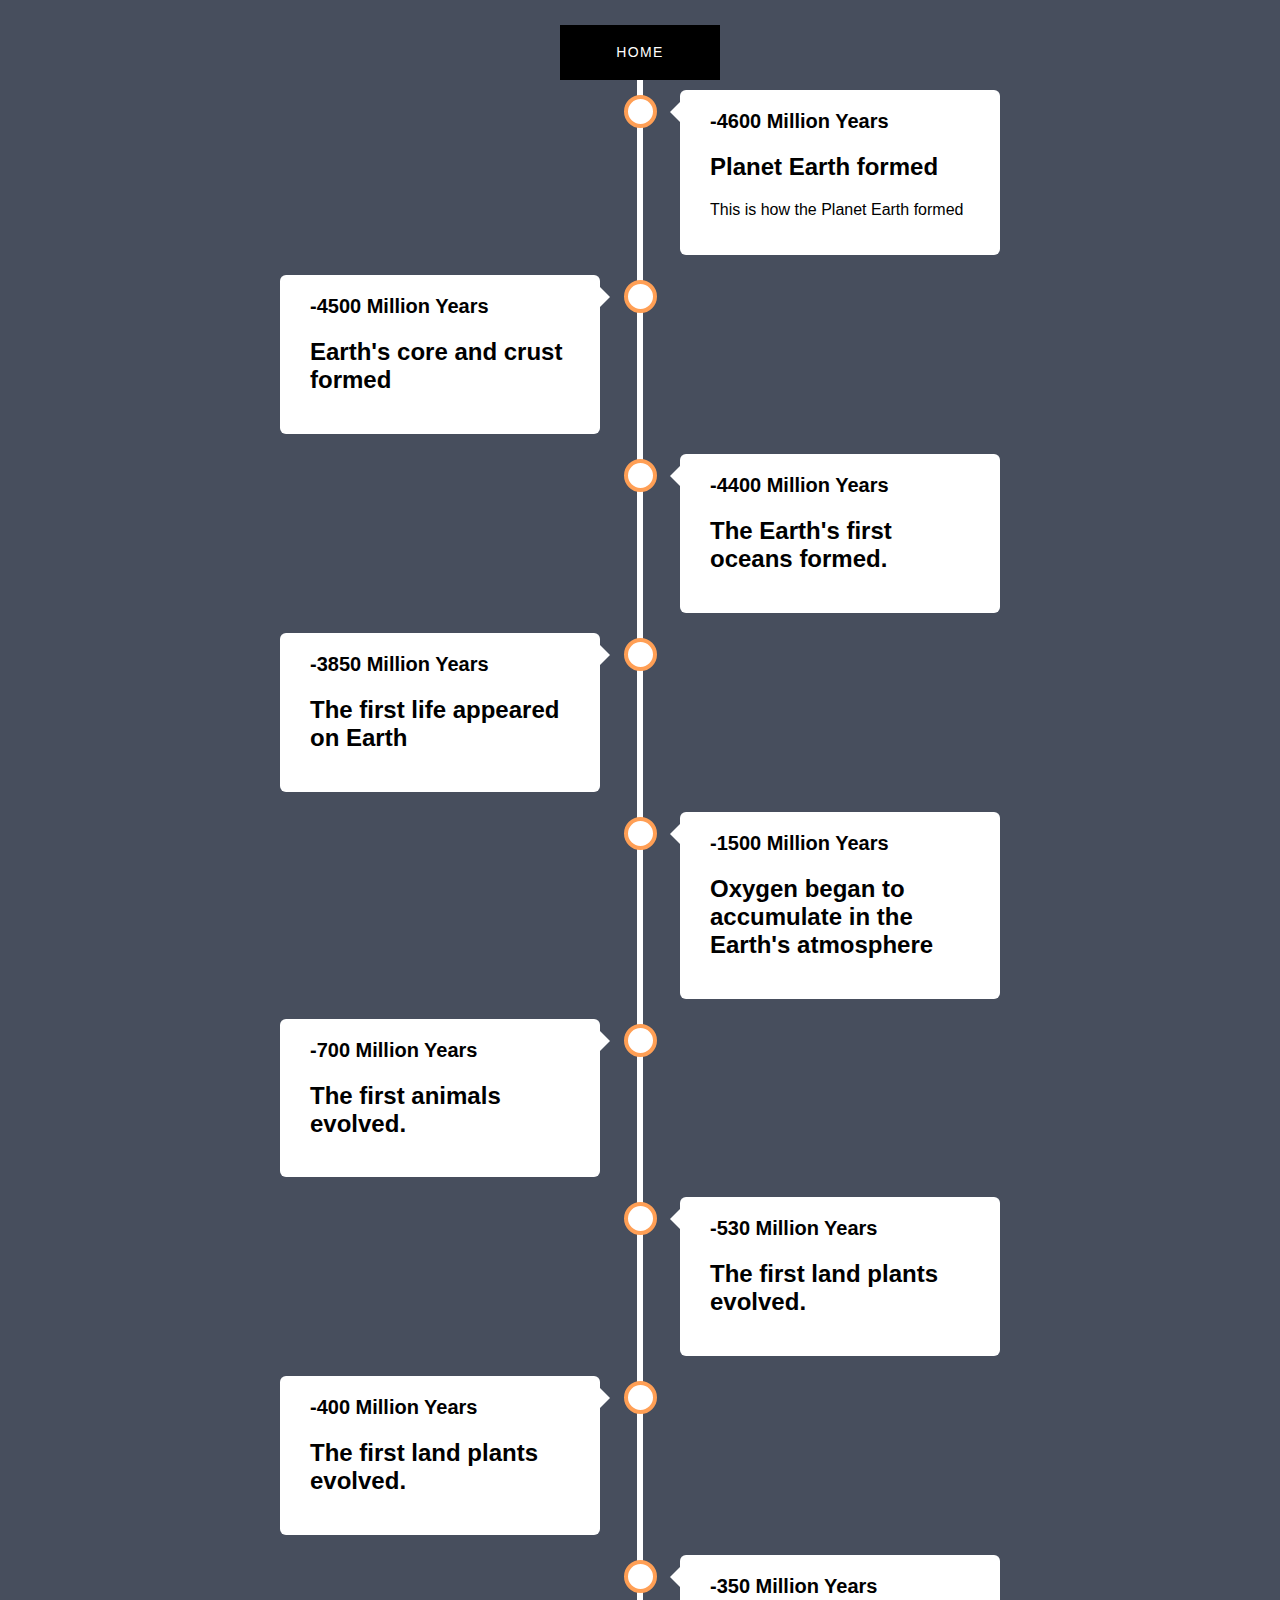
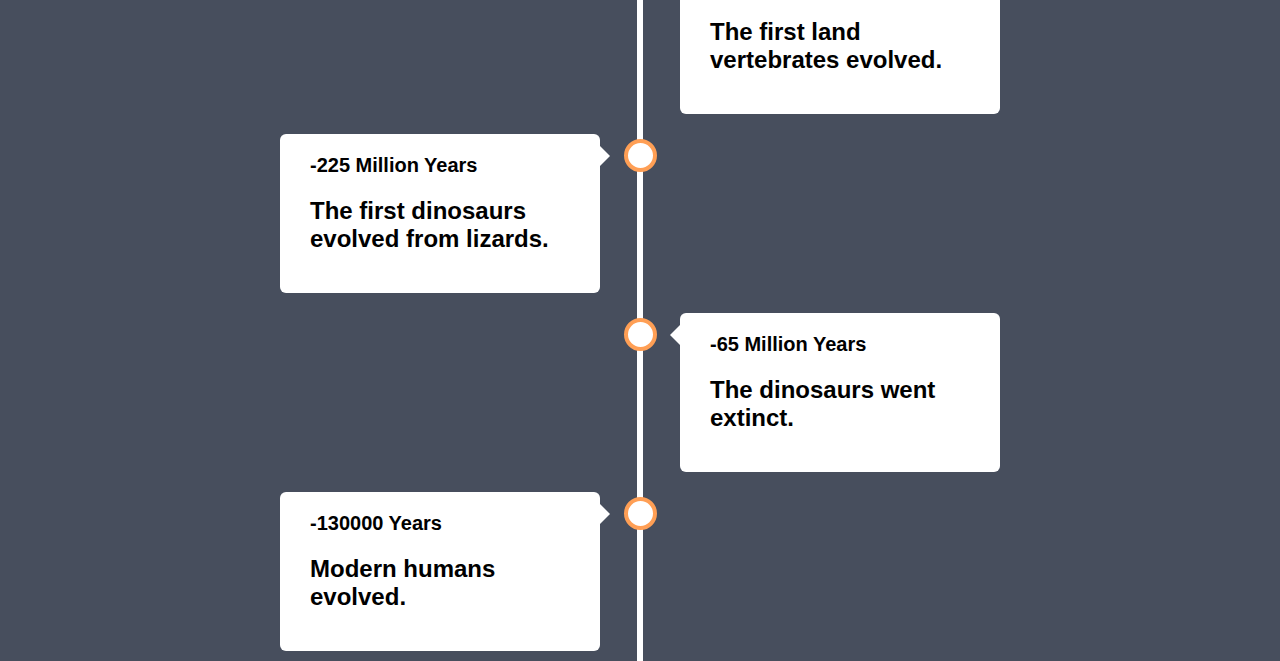
<file: index.html>
<!DOCTYPE html>
<html lang="en">

<head>
    <meta charset="UTF-8">
    <meta http-equiv="X-UA-Compatible" content="IE=edge">
    <meta name="viewport" content="width=device-width, initial-scale=1.0">
    <title>TimeLine of Earth</title>
    <link rel="stylesheet" href="./css/style.css">
</head>

<body>
    <a href="../index.html"><button type="button" class="btn effect01" target="_blank">Home</button></a>
    <div class="timeline" id="timeline"></div>
    <script src="./scripts/script.js"></script>
</body>

</html>
</file>
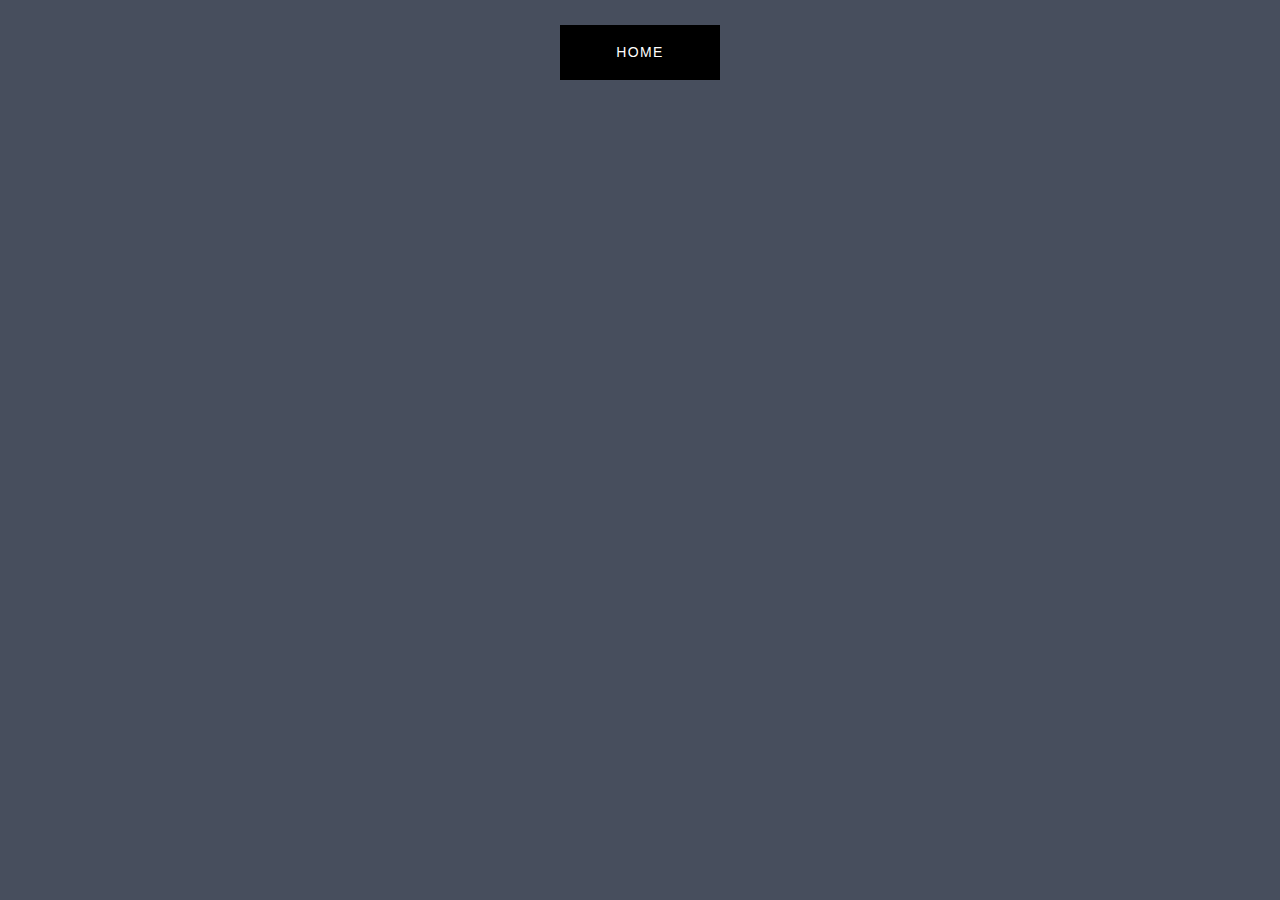
<file: html/info.html>
<!DOCTYPE html>
<html lang="en">
<head>
    <meta charset="UTF-8">
    <meta http-equiv="X-UA-Compatible" content="IE=edge">
    <meta name="viewport" content="width=device-width, initial-scale=1.0">
    <link rel="stylesheet" href="../css/style.css">
    <link rel="stylesheet" href="../css/info.css">
    <title>Document</title>
</head>
<body id="infoBody">
    <a href="../index.html"><button type="button" class="btn effect01" target="_blank">Home</button></a>
    <div class="timeline" id="timeline"></div>
    <script src="../scripts/info.js"></script>
</body>
</html>
</file>
<file: css/style.css>
* {
    box-sizing: border-box;
  }
  
  body {
    background-color: #474e5d;
    font-family: Helvetica, sans-serif;
  }
  
  /* The actual timeline (the vertical ruler) */
  .timeline {
    position: absolute;
    width: 800px;
    margin: 0 auto;
    left: 50%;
    transform: translateX(-50%);
    top: 80px;
  }
  
  /* The actual timeline (the vertical ruler) */
  .timeline::after {
    content: '';
    position: absolute;
    width: 6px;
    background-color: white;
    top: 0;
    bottom: 0;
    left: 50%;
    margin-left: -3px;
  }
  
  /* Container around content */
  .container {
    padding: 10px 40px;
    position: relative;
    background-color: inherit;
    width: 50%;
  }

 
  
  /* The circles on the timeline */
  .container::after {
    content: '';
    position: absolute;
    width: 25px;
    height: 25px;
    right: -17px;
    background-color: white;
    border: 4px solid #FF9F55;
    top: 15px;
    border-radius: 50%;
    z-index: 1;
  }
  
  /* Place the container to the left */
  .left {
    left: 0%;
  }
  
  /* Place the container to the right */
  .right {
    left: 50%;
  }
  
  /* Add arrows to the left container (pointing right) */
  .left::before {
    content: " ";
    height: 0;
    position: absolute;
    top: 22px;
    width: 0;
    z-index: 1;
    right: 30px;
    border: medium solid white;
    border-width: 10px 0 10px 10px;
    border-color: transparent transparent transparent white;
  }

  .left:hover::before {
    border-color: transparent transparent transparent #888888;
  }

  .right:hover::before {
    border-color: transparent #888888 transparent transparent ;
  }

  .content:hover{
    background-color: #888888;
}
  
  /* Add arrows to the right container (pointing left) */
  .right::before {
    content: " ";
    height: 0;
    position: absolute;
    top: 22px;
    width: 0;
    z-index: 1;
    left: 30px;
    border: medium solid white;
    border-width: 10px 10px 10px 0;
    border-color: transparent white transparent transparent;
  }
  
  /* Fix the circle for containers on the right side */
  .right::after {
    left: -16px;
  }
  
  /* The actual content */
  .content {
    padding: 20px 30px;
    background-color: white;
    position: relative;
    border-radius: 6px;
  }

  .content h3 {
    font-size: 20px;
    margin-top: 0;
  }
  
  /* Media queries - Responsive timeline on screens less than 600px wide */
  @media screen and (max-width: 600px) {
    /* Place the timelime to the left */
    .timeline::after {
    left: 31px;
    }
    
    /* Full-width containers */
    .container {
    width: 100%;
    padding-left: 70px;
    padding-right: 25px;
    }
    
    /* Make sure that all arrows are pointing leftwards */
    .container::before {
    left: 60px;
    border: medium solid white;
    border-width: 10px 10px 10px 0;
    border-color: transparent white transparent transparent;
    }
  
    /* Make sure all circles are at the same spot */
    .left::after, .right::after {
    left: 25px;
    }
    
    /* Make all right containers behave like the left ones */
    .right {
    left: 0%;
    }
  }


  /** Buttons **/
  .buttons {
    display: flex;
    flex-direction: row;
        flex-wrap: wrap;
    justify-content: center;
    text-align: center;
    width: 100%;
    height: 100%;
    margin: 0 auto;
  /*   padding: 2em 0em; */
  }
  
  .container-btn {
    align-items: center;
    display: flex;
    flex-direction: column;
    justify-content: center;
    text-align: center;
    background-color: #FFF;
    padding:  40px 0px;
    width: 240px;
  }
  
  
  .btn {
    letter-spacing: 0.1em;
    cursor: pointer;
    font-size: 14px;
    font-weight: 400;
    line-height: 45px;
    max-width: 160px;
    position: fixed;
    text-decoration: none;
    text-transform: uppercase;
    width: 100%;
    left: 50%;
    transform: translateX(-50%);
    top: 25px;
  }
  .btn:hover {
    text-decoration: none;
    color: black;
  }
  
  /*btn_background*/
  .effect01 {
    color: #FFF;
    border: 4px solid #000;
    box-shadow:0px 0px 0px 1px #000 inset;
    background-color: #000;
    overflow: hidden;
    position: fixed;
    z-index: 2;
    transition: all 0.3s ease-in-out;
  }
  .effect01:hover {
    border: 4px solid #666;
    background-color: #FFF;
    box-shadow:0px 0px 0px 4px #EEE inset;
  }
  
  /*btn_text*/
  .effect01 span {
    transition: all 0.2s ease-out;
    z-index: 2;
  }
  .effect01:hover span{
    letter-spacing: 0.13em;
    color: #333;
  }
  
  /*highlight*/
  .effect01:after {
    background: #FFF;
    border: 0px solid #000;
    content: "";
    height: 155px;
    left: -75px;
    opacity: .8;
    position: absolute;
    top: -50px;
    -webkit-transform: rotate(35deg);
            transform: rotate(35deg);
    width: 50px;
    transition: all 1s cubic-bezier(0.075, 0.82, 0.165, 1);/*easeOutCirc*/
    z-index: 1;
  }
  .effect01:hover:after {
    background: #FFF;
    border: 20px solid #000;
    opacity: 0;
    left: 120%;
    -webkit-transform: rotate(40deg);
            transform: rotate(40deg);
  }
</file>
<file: css/info.css>
h1{
    position: absolute;
    color: white;
    top: 50%;
    left: 50%;
    transform: translateX(-50%) translateY(-50%);
}

h3 {
    position: absolute;
    color: white;
    top: 50%;
    left: 50%;
    transform: translateX(-50%) translateY(-200%);
}

.background {
    position: absolute;
    height: 110vh;
    z-index: -1;
    background-repeat: repeat-x;
    top: 50%;
    left: 50%;
    transform: translateX(-50%) translateY(-50%);
}
</file>
